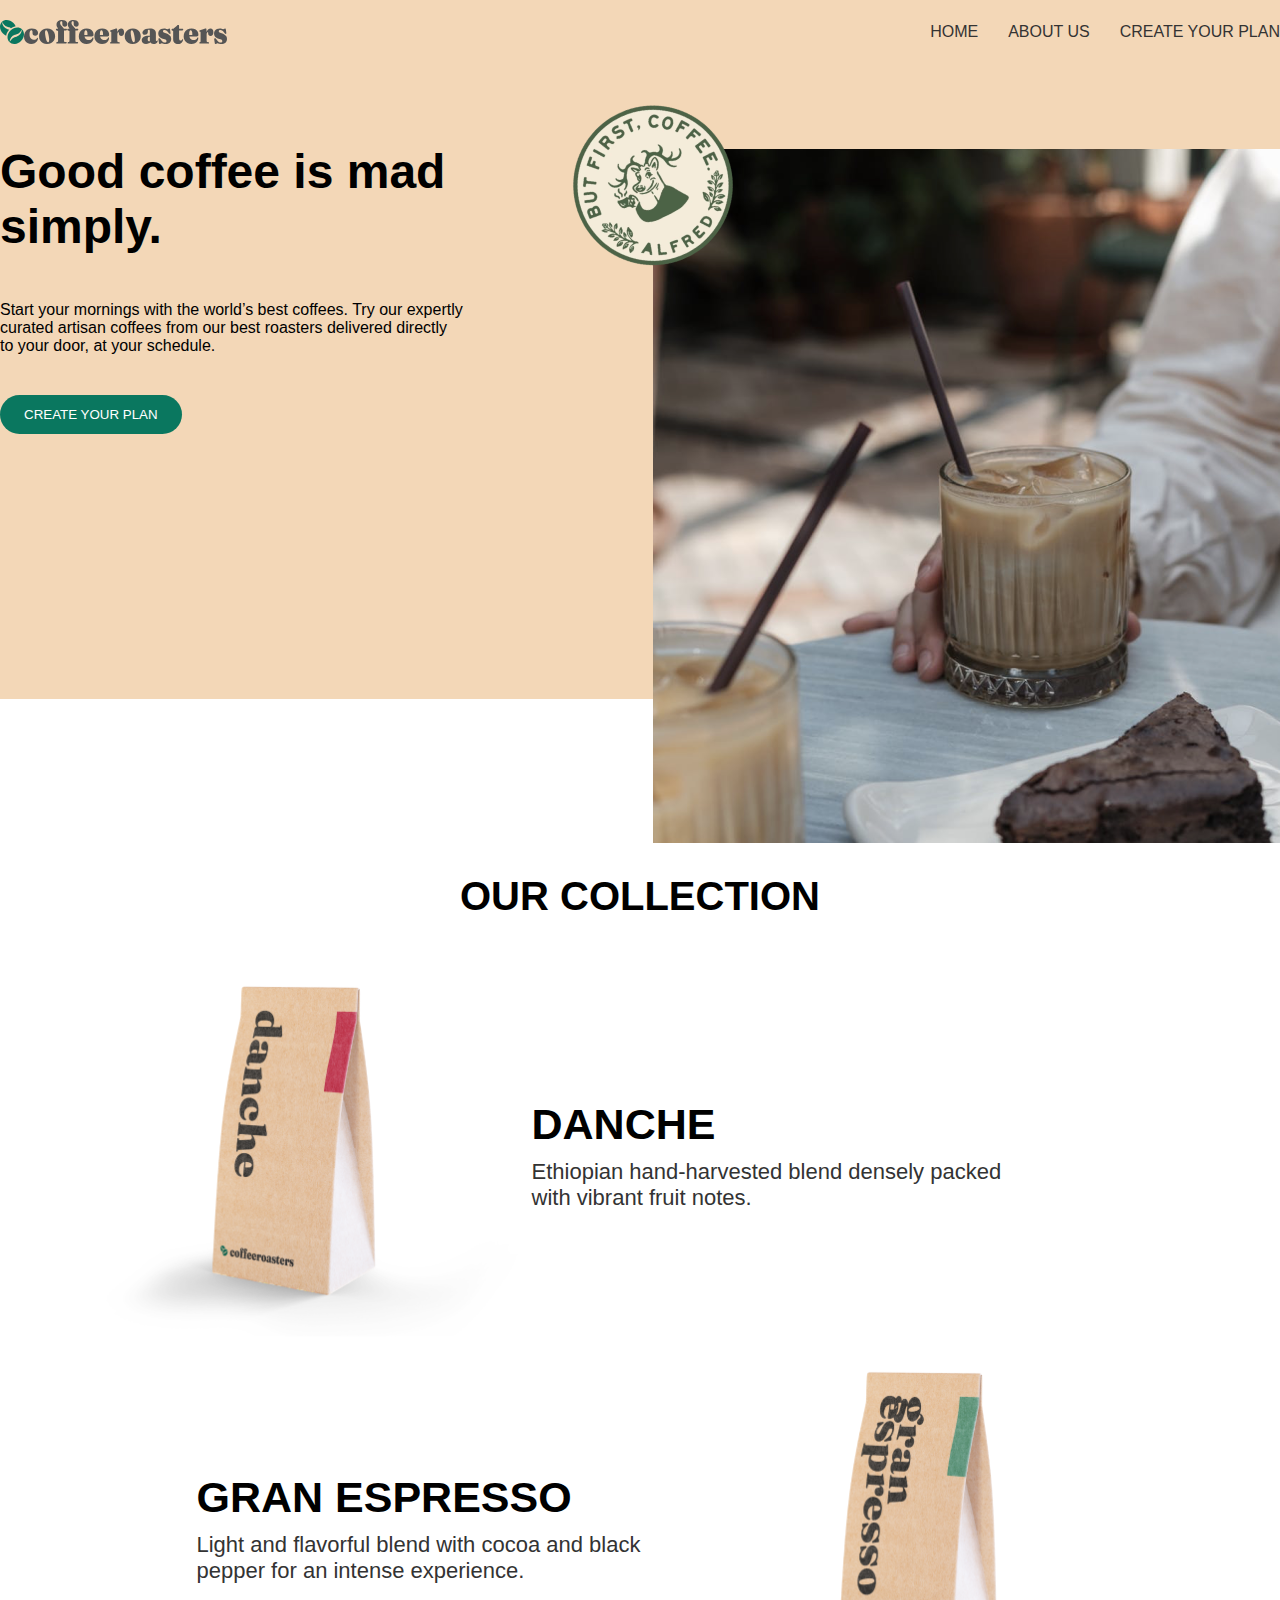
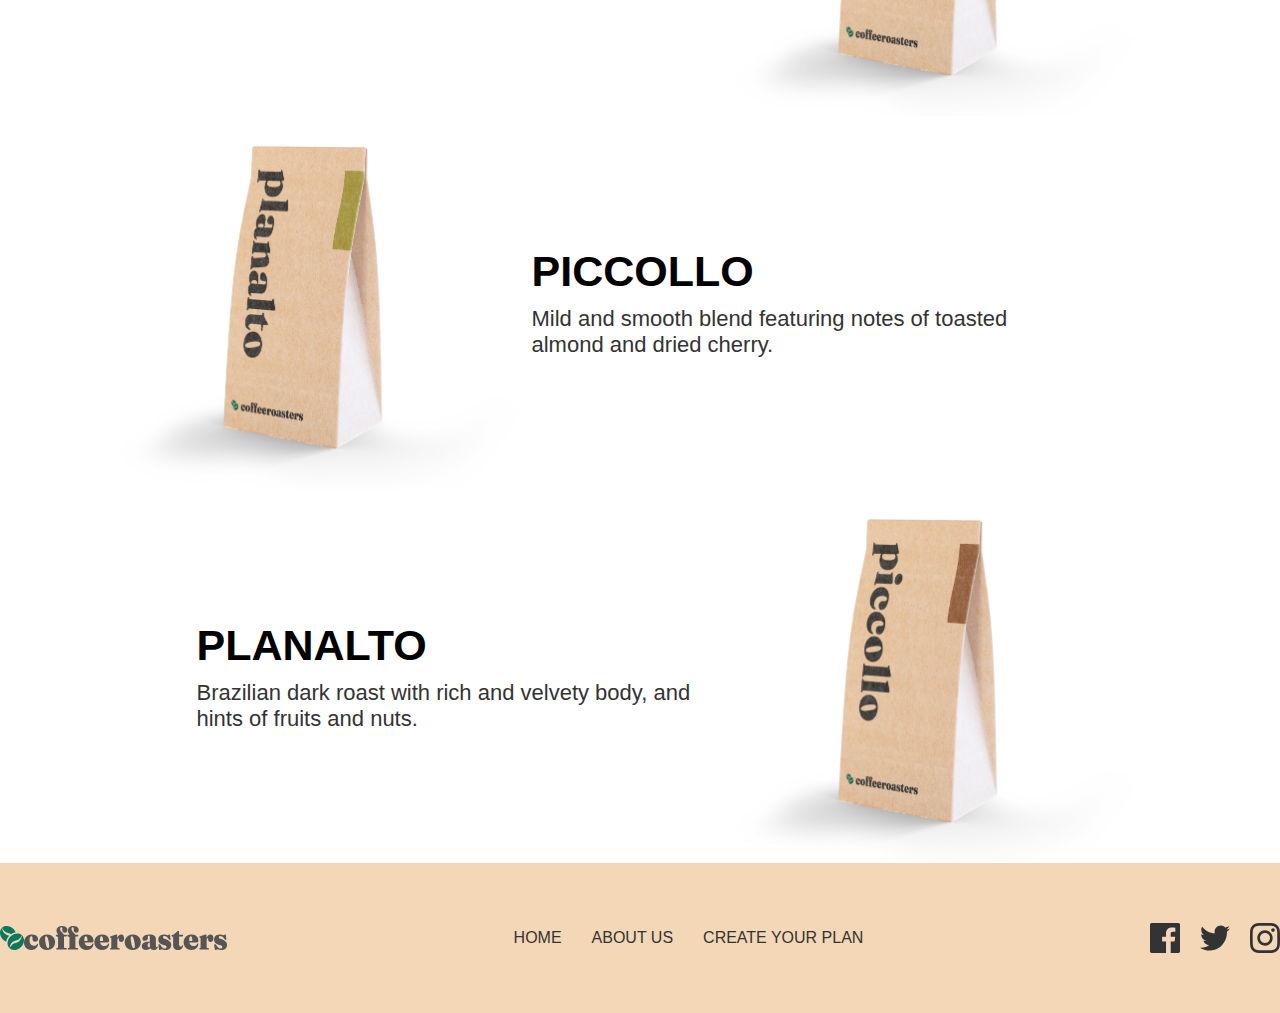
<file: index.html>
<!DOCTYPE html>
<html lang="en">
<head>
    <meta charset="UTF-8">
    <meta name="viewport" content="width=device-width, initial-scale=1.0">
    <title>Document</title>
    <link rel="stylesheet" href="style.css">
</head>
<body>
    <header>
        <div class="container headerContainer">
            <img src="Group 3614.svg" alt="">
            <ul>
                <li><a href="#">HOME</a></li>
            
                <li><a href="index2.html">ABOUT US</a></li>
            
                <li><a href="#">CREATE YOUR PLAN</a></li>
            </ul>
        </div>
    </header>
    <main>
        <section class="coffeeSection">
            <div class="container coffeeContainer">
                <div class="leftcoffee">
                    <h1>Good coffee is mad simply.</h1>
                    <p>Start your mornings with the world’s best coffees. Try our expertly curated artisan coffees from our best roasters delivered directly to your door, at your schedule.</p>
                    <button class="btn">CREATE YOUR PLAN</button>
                </div>
                <div class="rightcoffee">
                    <img class="sertifikat" src="image 40.png" alt="">
                    <img class="cap" src="Rectangle 679.png" alt="">
                </div>
            </div>
        </section>
        <section>
            <div class="container collContainer">
                <h3 class="collection">
                    OUR COLLECTION
                </h3>
                <div class="cof">
                    <div class="cofr">
                        <img class="coffeesimg" src="kopi4.png" alt="">
                        <div>
                            <h2>DANCHE</h2>
                        <P>Ethiopian hand-harvested blend densely packed with vibrant fruit notes.</P>
                        </div>
                    </div>
                    <div class="cofr">
                        <div class="lop">
                            <h2>GRAN ESPRESSO</h2>
                        <P>Light and flavorful blend with cocoa and black pepper for an intense experience.</P>
                        </div>
                        <img class="coffeesimg" src="kopi1 copy.png" alt="">
                    </div>
                    <div class="cofr">
                        <img class="coffeesimg" src="kopi2.png" alt="">
                        <div>
                            <h2>PICCOLLO</h2>
                        <P>Mild and smooth blend featuring notes of toasted almond and dried cherry.</P>
                        </div>
                    </div>
                    <div class="cofr">
                        <div class="lop">
                            <h2>PLANALTO</h2>
                        <P>Brazilian dark roast with rich and velvety body, and hints of fruits and nuts.</P>
                        </div>
                        <img class="coffeesimg" src="kopi3.png" alt="">
                    </div>
                </div>
            </div>
        </section>
    </main>
    <Footer>
        <div class="container footerContainer"> 
            <img src="Group 3614.svg" alt="">
            <ul>
                <li><a href="#">HOME</a></li>
                <li><a href="index2.html">ABOUT US</a></li>
                <li><a href="#">CREATE YOUR PLAN</a></li>
            </ul>
            <div class="social">
                <img src="Path.svg" alt="">
                <img src="Path (1).svg" alt="">
                <img src="Shape.svg" alt="">
            </div>
        </div>
    </Footer>
</body>
</html>
</file>
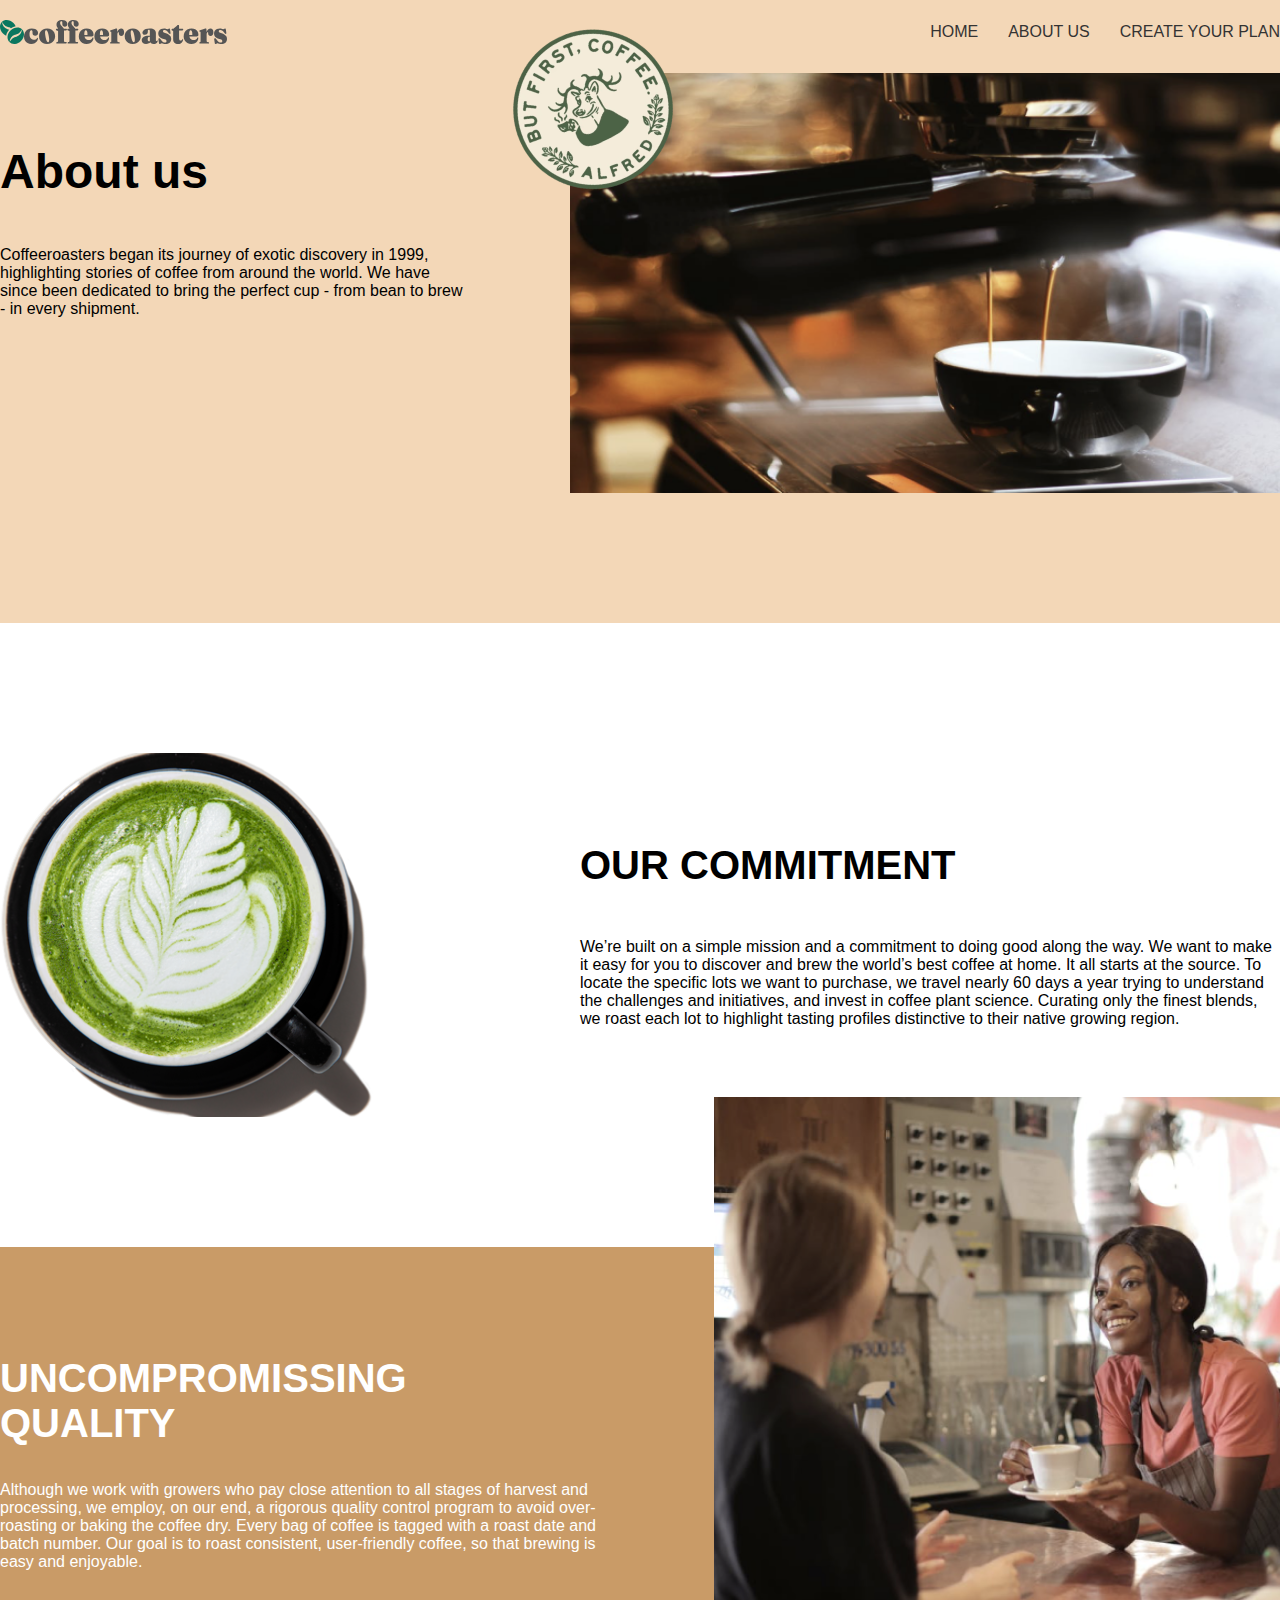
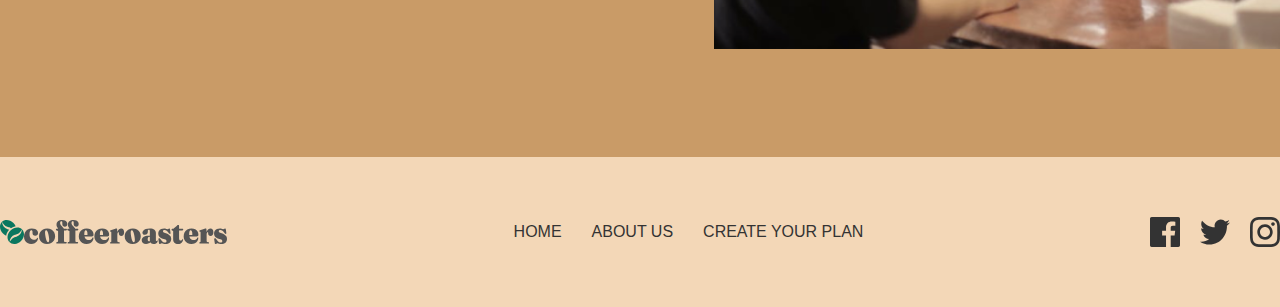
<file: index2.html>
<!DOCTYPE html>
<html lang="en">

<head>
    <meta charset="UTF-8">
    <meta name="viewport" content="width=device-width, initial-scale=1.0">
    <title>Document</title>
    <link rel="stylesheet" href="style.css">
</head>

<body>
    <header>
        <div class="container headerContainer">
            <img src="Group 3614.svg" alt="">
            <ul>
                <li><a href="index.html">HOME</a></li>

                <li><a href="index2.html">ABOUT US</a></li>

                <li><a href="#">CREATE YOUR PLAN</a></li>
            </ul>
        </div>
    </header>
    <main>
        <section class="coffeeSection">
            <div class="container coffeeContainer">
                <div class="leftcoffee le">
                    <h1>About us</h1>
                    <p>Coffeeroasters began its journey of exotic discovery in 1999, highlighting stories of coffee from
                        around the world. We have since been dedicated to bring the perfect cup - from bean to brew - in
                        every shipment.</p>

                </div>
                <div class="rightcoffee">
                    <img class="sertifikat sert" src="image 40.png" alt="">
                    <img class="cap nocap" src="Rectangle 679 (1).png" alt="">
                </div>
            </div>
        </section>
        <section>
            <div class="container commitContainer">
                <img src="cup-6 1.png" alt="">
                <div class="our">
                    <h3>OUR COMMITMENT</h3>
                    <p>We’re built on a simple mission and a commitment to doing good along the way. We want to make it
                        easy for you to discover and brew the world’s best coffee at home. It all starts at the source.
                        To locate the specific lots we want to purchase, we travel nearly 60 days a year trying to
                        understand the challenges and initiatives, and invest in coffee plant science. Curating only the
                        finest blends, we roast each lot to highlight tasting profiles distinctive to their native
                        growing region.</p>
                </div>
            </div>
        </section>
        <section class="qualitySection">
            <div class="container qualityContainer">
                <div class="comp">
                    <h2>UNCOMPROMISSING QUALITY</h2>
                <P>Although we work with growers who pay close attention to all stages of harvest and processing, we
                    employ, on our end, a rigorous quality control program to avoid over-roasting or baking the coffee
                    dry. Every bag of coffee is tagged with a roast date and batch number. Our goal is to roast
                    consistent, user-friendly coffee, so that brewing is easy and enjoyable.</P>
                </div>
                    <img class="negrcoffee" src="Rectangle 681.png" alt="">
            </div>
        </section>
    </main>
    <Footer>
        <div class="container footerContainer"> 
            <img src="Group 3614.svg" alt="">
            <ul>
                <li><a href="index.html">HOME</a></li>
                <li><a href="index2.html">ABOUT US</a></li>
                <li><a href="#">CREATE YOUR PLAN</a></li>
            </ul>
            <div class="social">
                <img src="Path.svg" alt="">
                <img src="Path (1).svg" alt="">
                <img src="Shape.svg" alt="">
            </div>
        </div>
    </Footer>
</body>

</html>
</file>
<file: style.css>
* {
    margin: 0;
    padding: 0;
    box-sizing: border-box;
    font-family: Arial, Helvetica, sans-serif;
}

.container {
    width: 1340px;
    max-width: 100%;
    margin: 0 auto;
}

ul li{
    list-style: none;
}

ul a {
    text-decoration: none; 
    color: #333333;
}

ul {
    display: flex;
    gap: 30px;
}

.headerContainer {
    display: flex;
    align-items: center;
    justify-content: space-between;
    padding-top: 20px;
    padding-bottom: 50px;
}

header {
    background-color: #F3D7B7;
}

.coffeeSection {
    background-color: #F3D7B7;
    padding-top: 50px;
}

.leftcoffee {
    width: 464px;
    padding: 20px auto;
    
}

.leftcoffee h1 {
    font-size: 48px;
    margin-bottom: 47px;
}

.btn{
    border: none;
    padding: 12px 24px;
    color: white;
    background-color: #0A775F;
    border-radius: 100px;
    cursor: pointer;
    margin-top: 40px;
    margin-bottom: 265px;
}
.rightcoffee {
    position: relative;
    
    
}
.sertifikat {
    position: absolute;
    right: 520px;
    top: -620px;
    z-index: 99;
}
.cap {
    width: 710px;
    position: absolute;
    right: -83px;
    top: -550px;
    z-index: 0;
}

.collection {
    text-align: center;
    font-size: 40px;
    margin-bottom: 50px;
}

.collContainer {
    margin-top: 175px;
    width: 1117px;
}
.cofr p {
    width: 500px;
    font-size: 22px;
    color: #333333;
}
.cofr {
    display: flex;
    align-items: center;
}

.cofr h2 {
    font-size: 43px;
    margin-bottom: 10px;
}

.lop {
    margin-left: 115px;
}

.coffeesimg {
    width: 450px;
}

footer{
    background-color: #F3D7B7;
    height: 150px;
    display: flex;
    align-items: center;
}

.footerContainer {
    display: flex;
    justify-content: space-between;
    align-items: center;
}

.social {
    display: flex;
    gap: 20px;
}

.le {
    padding-bottom: 305px;
}

.nocap {
    right: 0;
}

.sert {
    right: 580px;
}

.commitContainer {
    display: flex;
    justify-content: space-between;
    align-items: center;
    margin-top: 130px;
    margin-bottom: 130px;
}

.commitContainer h3 {
    font-size: 40px;
    margin-bottom: 50px;
}

.our {
    width: 700px;
}
.qualitySection{
    background-color: #C99B67;
}
.qualityContainer {
    position: relative;
    color: white;
    height: 510px;
}

.comp {
    width: 600px;
    padding-top: 109px;
}
.comp h2 {
    width: 400px;
    font-size: 40px;
    margin-bottom: 35px;
}
.negrcoffee{
position: absolute;
right: 0;
top: -150px;
}
</file>
